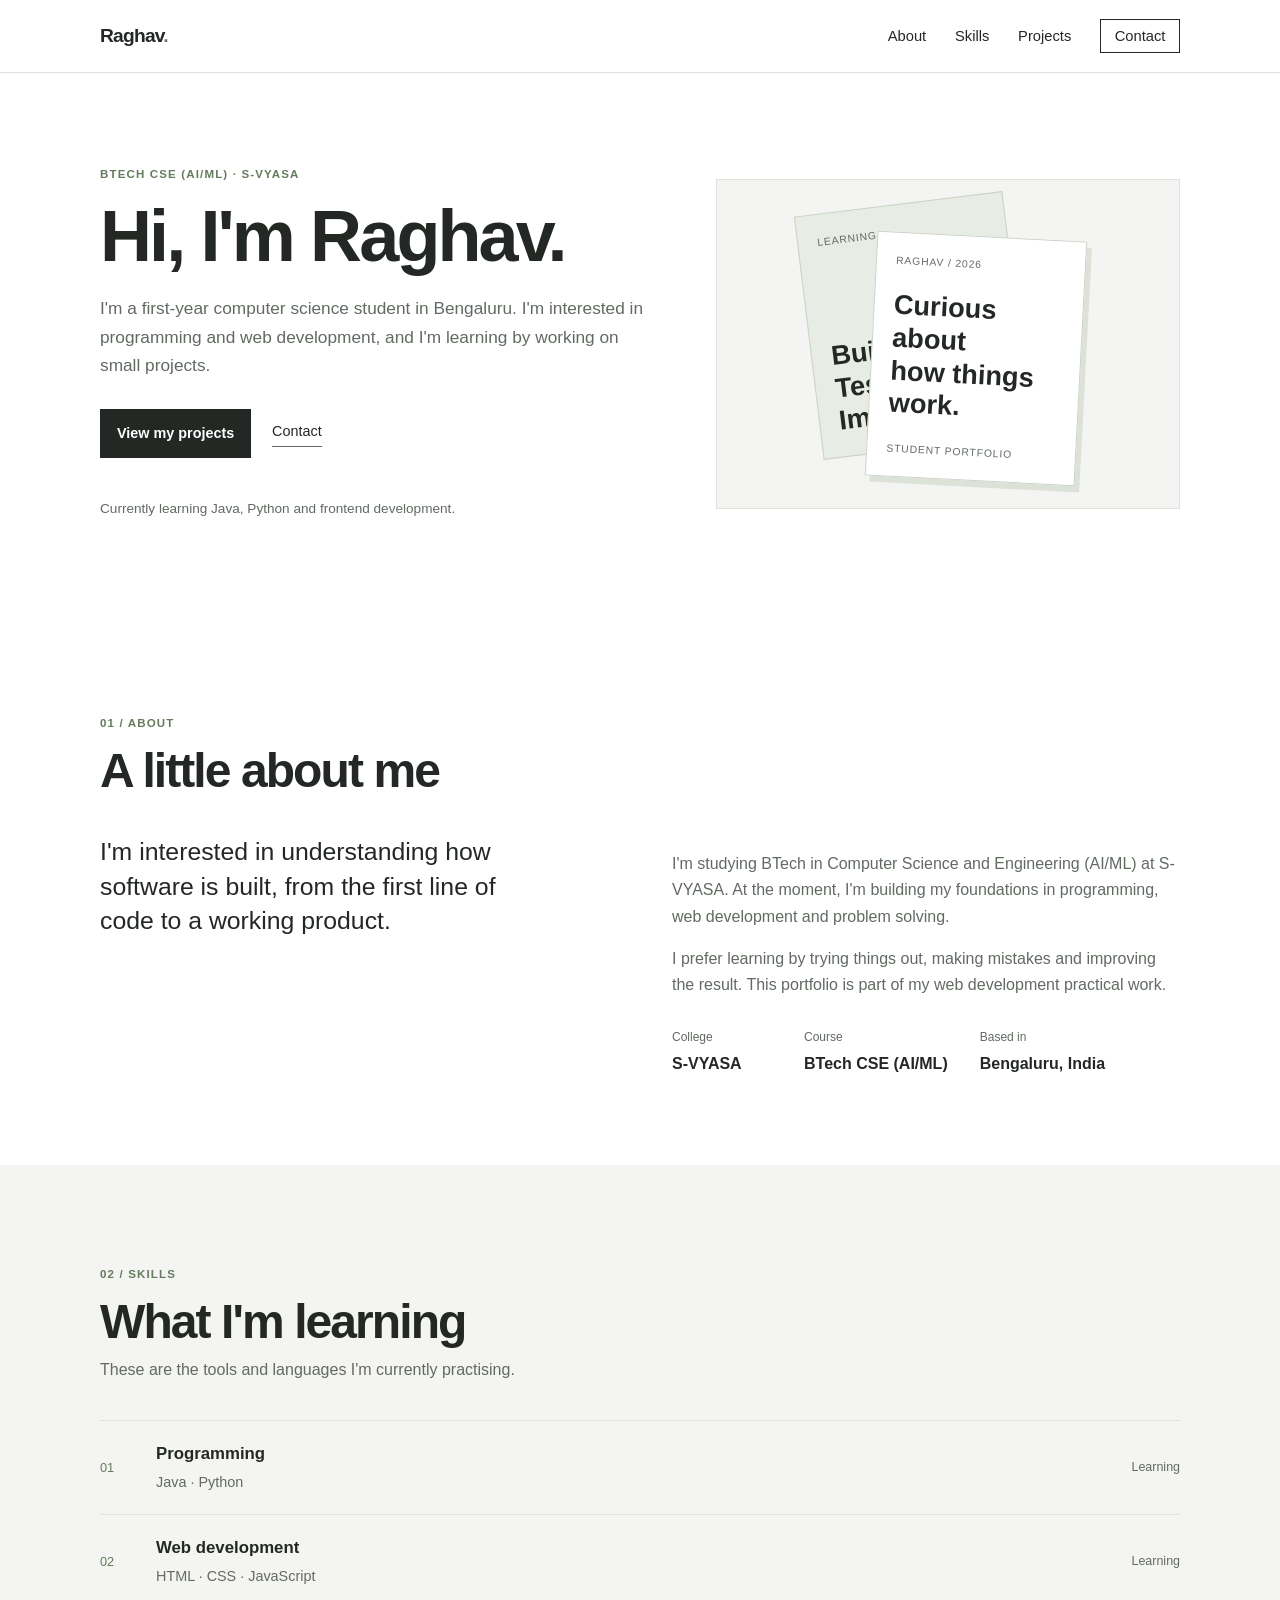
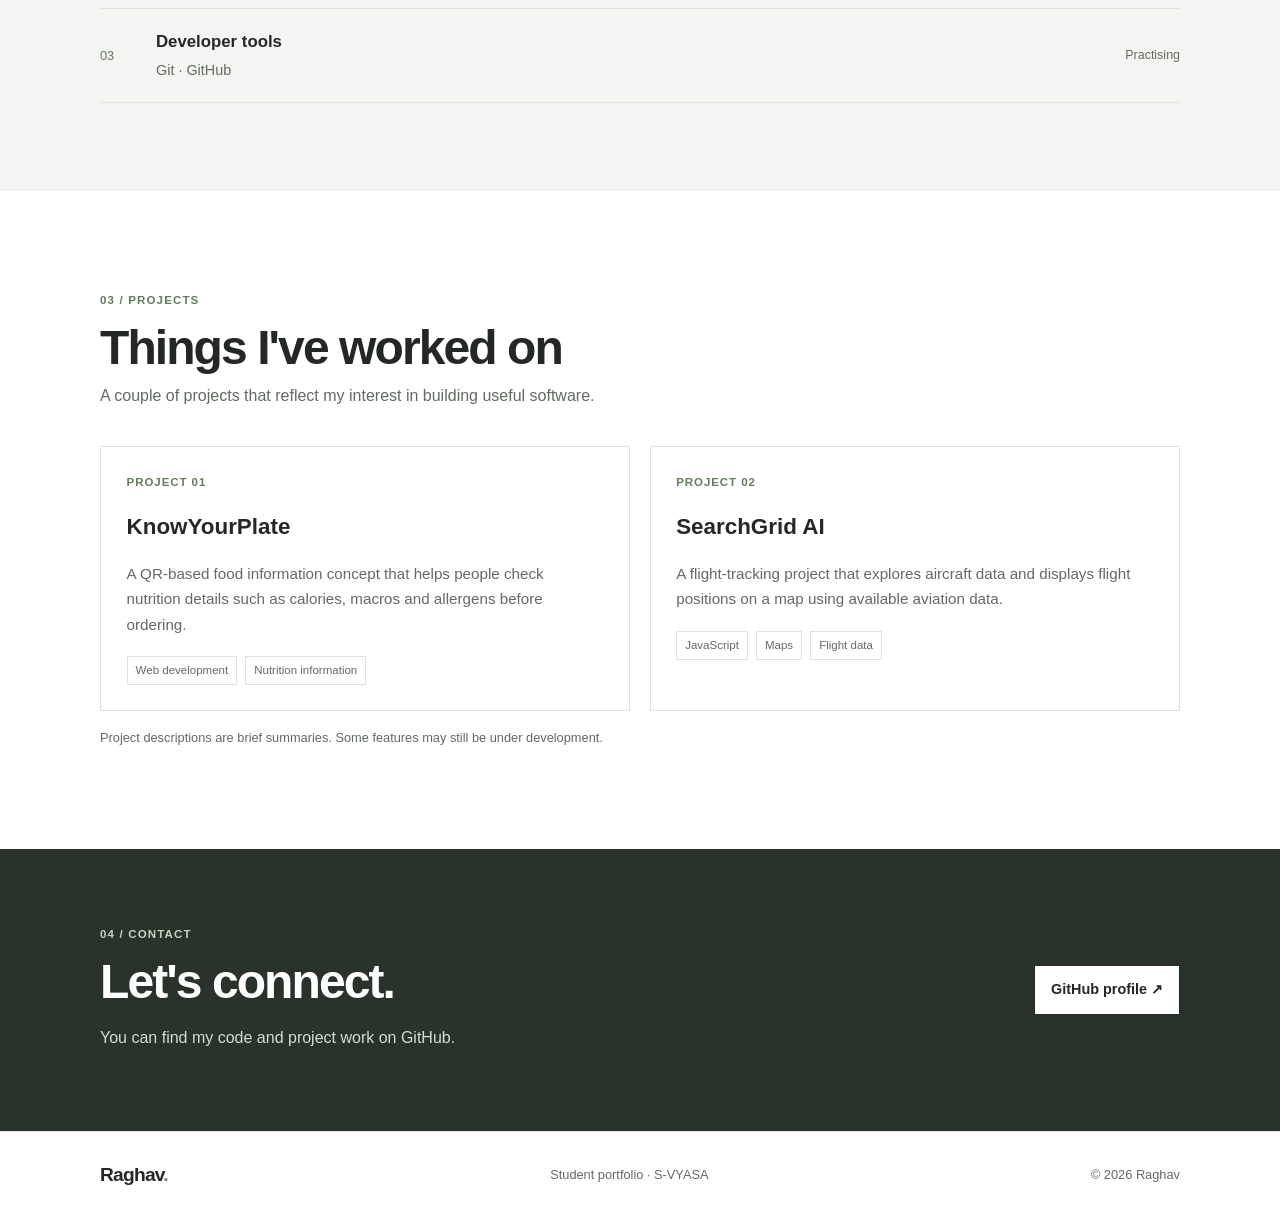
<file: index.html>
<!DOCTYPE html>
<html lang="en">
<head>
  <meta charset="UTF-8">
  <meta name="viewport" content="width=device-width, initial-scale=1.0">
  <meta name="description" content="Raghav's student portfolio — BTech CSE (AI/ML), S-VYASA.">
  <title>Raghav | Student Portfolio</title>
  <link rel="stylesheet" href="style.css">
</head>
<body>
  <a class="skip-link" href="#main">Skip to content</a>
  <header class="site-header">
    <nav class="navbar container" aria-label="Main navigation">
      <a class="brand" href="index.html" aria-label="Raghav home">Raghav<span>.</span></a>
      <button class="menu-toggle" aria-expanded="false" aria-controls="primary-menu" aria-label="Toggle navigation"><span></span><span></span><span></span></button>
      <ul class="nav-links" id="primary-menu">
        <li><a href="#about">About</a></li>
        <li><a href="#skills">Skills</a></li>
        <li><a href="#projects">Projects</a></li>
        <li><a href="#contact" class="nav-cta">Contact</a></li>
      </ul>
    </nav>
  </header>

  <main id="main">
    <section class="hero container">
      <div class="hero-copy">
        <p class="eyebrow">BTECH CSE (AI/ML) · S-VYASA</p>
        <h1>Hi, I'm Raghav.</h1>
        <p class="hero-text">I'm a first-year computer science student in Bengaluru. I'm interested in programming and web development, and I'm learning by working on small projects.</p>
        <div class="hero-actions">
          <a class="button button-dark" href="#projects">View my projects</a>
          <a class="text-link" href="#contact">Contact</a>
        </div>
        <p class="hero-meta">Currently learning Java, Python and frontend development.</p>
      </div>
      <div class="hero-art" aria-label="Simple overlapping cards showing my areas of interest">
        <div class="art-card art-card-back"><span>LEARNING</span><strong>Build.<br>Test.<br>Improve.</strong></div>
        <div class="art-card art-card-front"><span>RAGHAV / 2026</span><strong>Curious about<br>how things work.</strong><small>STUDENT PORTFOLIO</small></div>
      </div>
    </section>

    <section class="section container" id="about">
      <div class="section-heading">
        <p class="eyebrow">01 / ABOUT</p>
        <h2>A little about me</h2>
      </div>
      <div class="about-grid">
        <p class="about-lead">I'm interested in understanding how software is built, from the first line of code to a working product.</p>
        <div class="about-detail">
          <p>I'm studying BTech in Computer Science and Engineering (AI/ML) at S-VYASA. At the moment, I'm building my foundations in programming, web development and problem solving.</p>
          <p>I prefer learning by trying things out, making mistakes and improving the result. This portfolio is part of my web development practical work.</p>
          <dl class="facts">
            <div><dt>College</dt><dd>S-VYASA</dd></div>
            <div><dt>Course</dt><dd>BTech CSE (AI/ML)</dd></div>
            <div><dt>Based in</dt><dd>Bengaluru, India</dd></div>
          </dl>
        </div>
      </div>
    </section>

    <section class="section section-soft" id="skills">
      <div class="container">
        <div class="section-heading">
          <p class="eyebrow">02 / SKILLS</p>
          <h2>What I'm learning</h2>
          <p class="section-subtitle">These are the tools and languages I'm currently practising.</p>
        </div>
        <div class="skill-list">
          <article class="skill-item"><span>01</span><div><h3>Programming</h3><p>Java · Python</p></div><span class="skill-level">Learning</span></article>
          <article class="skill-item"><span>02</span><div><h3>Web development</h3><p>HTML · CSS · JavaScript</p></div><span class="skill-level">Learning</span></article>
          <article class="skill-item"><span>03</span><div><h3>Developer tools</h3><p>Git · GitHub</p></div><span class="skill-level">Practising</span></article>
        </div>
      </div>
    </section>

    <section class="section container" id="projects">
      <div class="section-heading">
        <p class="eyebrow">03 / PROJECTS</p>
        <h2>Things I've worked on</h2>
        <p class="section-subtitle">A couple of projects that reflect my interest in building useful software.</p>
      </div>
      <div class="project-grid">
        <article class="project-card">
          <div class="project-number">PROJECT 01</div>
          <h3>KnowYourPlate</h3>
          <p>A QR-based food information concept that helps people check nutrition details such as calories, macros and allergens before ordering.</p>
          <div class="tag-row"><span>Web development</span><span>Nutrition information</span></div>
        </article>
        <article class="project-card">
          <div class="project-number">PROJECT 02</div>
          <h3>SearchGrid AI</h3>
          <p>A flight-tracking project that explores aircraft data and displays flight positions on a map using available aviation data.</p>
          <div class="tag-row"><span>JavaScript</span><span>Maps</span><span>Flight data</span></div>
        </article>
      </div>
      <p class="project-note">Project descriptions are brief summaries. Some features may still be under development.</p>
    </section>

    <section class="contact-band" id="contact">
      <div class="container contact-inner">
        <div>
          <p class="eyebrow">04 / CONTACT</p>
          <h2>Let's connect.</h2>
          <p>You can find my code and project work on GitHub.</p>
        </div>
        <a class="button button-light" href="https://github.com/mourya-2007" target="_blank" rel="noopener noreferrer">GitHub profile ↗</a>
      </div>
    </section>
  </main>

  <footer class="site-footer">
    <div class="container footer-inner">
      <a class="brand" href="index.html">Raghav<span>.</span></a>
      <p>Student portfolio · S-VYASA</p>
      <p>© 2026 Raghav</p>
    </div>
  </footer>
  <script src="script.js"></script>
</body>
</html>
</file>
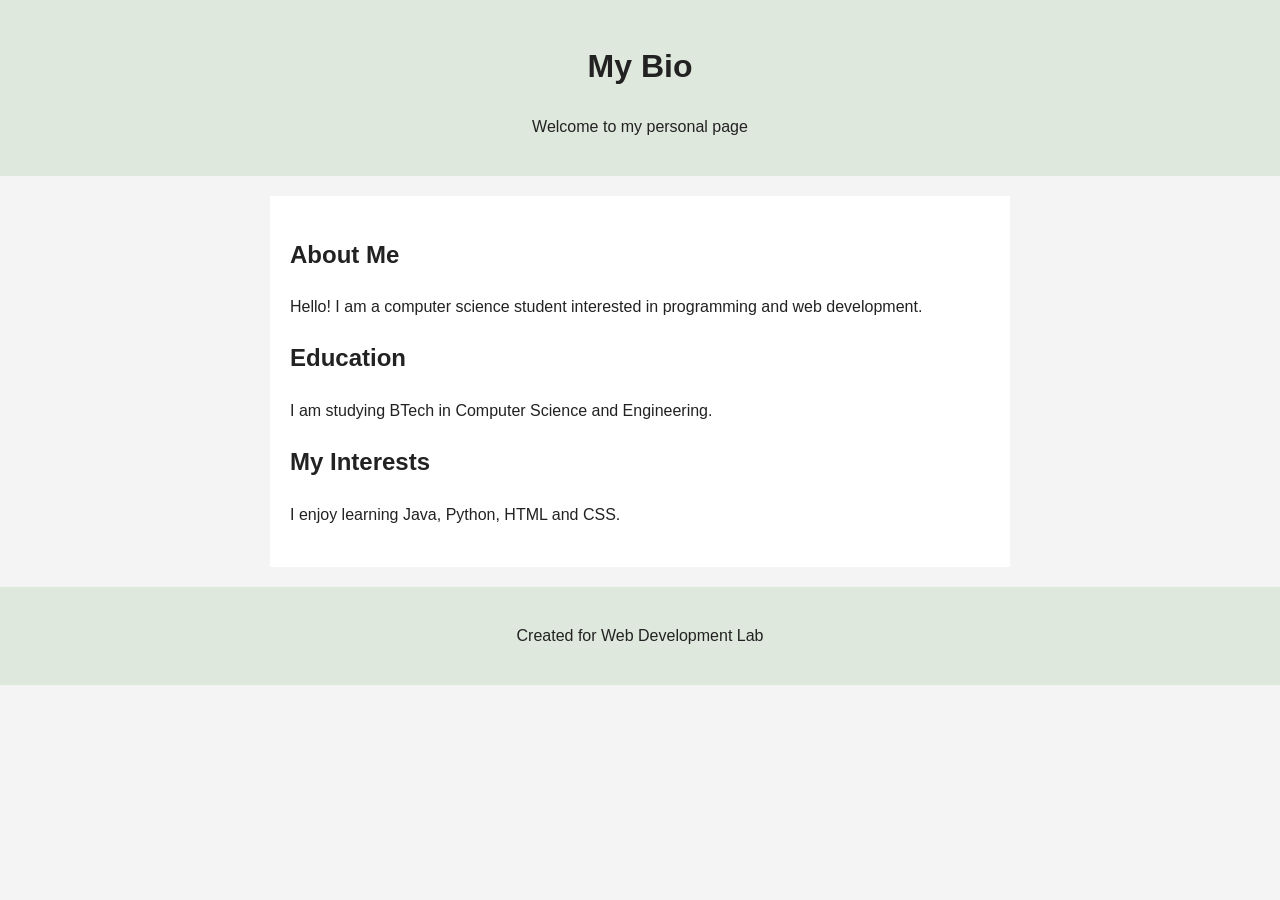
<file: P05/index.html>
<!DOCTYPE html>
<html lang="en">
<head>
  <meta charset="UTF-8">
  <meta name="viewport" content="width=device-width, initial-scale=1.0">
  <title>My Bio</title>
  <link rel="stylesheet" href="style.css">
</head>
<body>
  <header>
    <h1>My Bio</h1>
    <p>Welcome to my personal page</p>
  </header>

  <main>
    <section>
      <h2>About Me</h2>
      <p>Hello! I am a computer science student interested in programming and web development.</p>
    </section>

    <section>
      <h2>Education</h2>
      <p>I am studying BTech in Computer Science and Engineering.</p>
    </section>

    <section>
      <h2>My Interests</h2>
      <p>I enjoy learning Java, Python, HTML and CSS.</p>
    </section>
  </main>

  <footer>
    <p>Created for Web Development Lab</p>
  </footer>
</body>
</html>
</file>
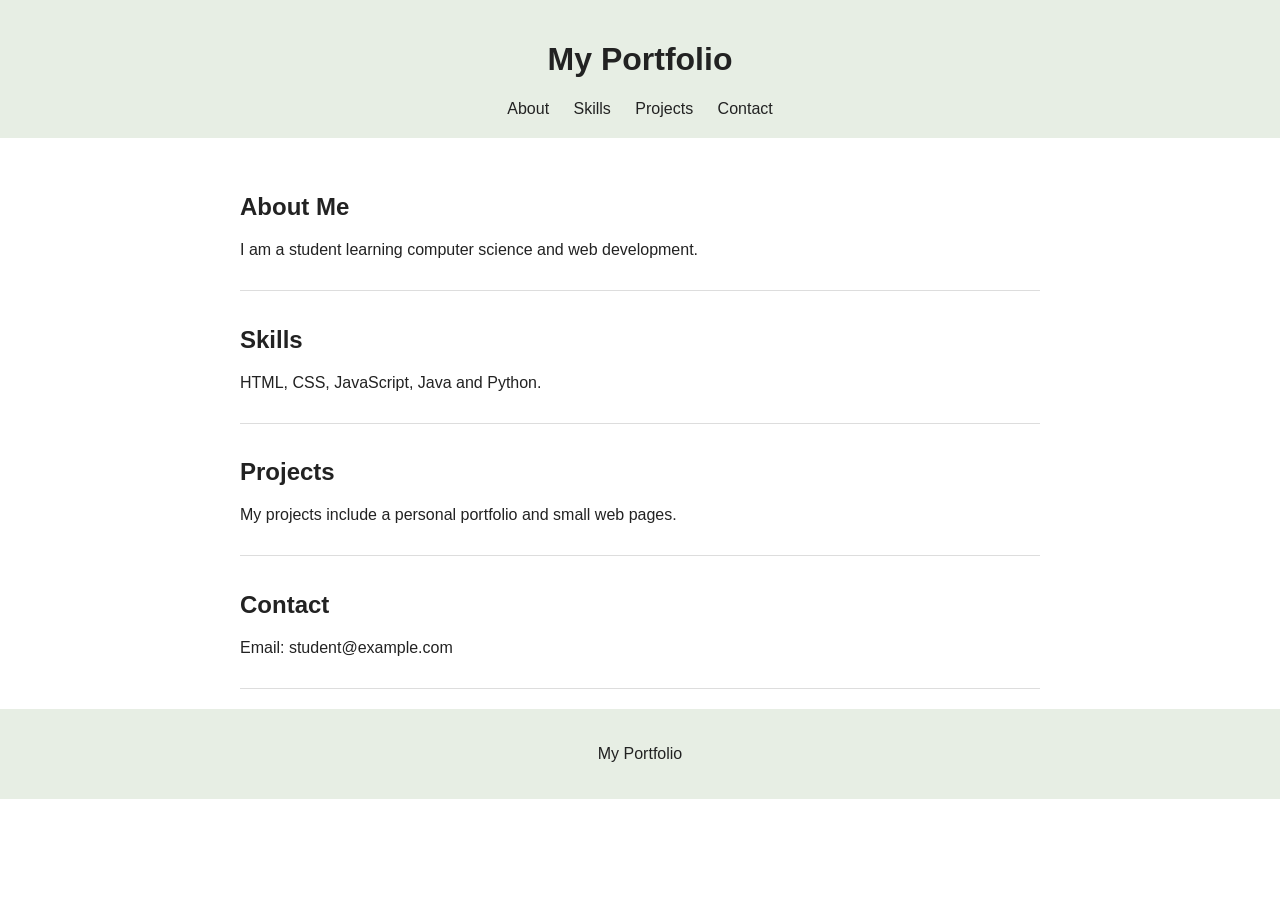
<file: P06/index.html>
<!DOCTYPE html>
<html lang="en">
<head>
  <meta charset="UTF-8">
  <meta name="viewport" content="width=device-width, initial-scale=1.0">
  <title>My Portfolio</title>
  <link rel="stylesheet" href="style.css">
</head>
<body>
  <header>
    <h1>My Portfolio</h1>
    <nav>
      <a href="#about">About</a>
      <a href="#skills">Skills</a>
      <a href="#projects">Projects</a>
      <a href="#contact">Contact</a>
    </nav>
  </header>

  <main>
    <section id="about">
      <h2>About Me</h2>
      <p>I am a student learning computer science and web development.</p>
    </section>
    <section id="skills">
      <h2>Skills</h2>
      <p>HTML, CSS, JavaScript, Java and Python.</p>
    </section>
    <section id="projects">
      <h2>Projects</h2>
      <p>My projects include a personal portfolio and small web pages.</p>
    </section>
    <section id="contact">
      <h2>Contact</h2>
      <p>Email: student@example.com</p>
    </section>
  </main>

  <footer>
    <p>My Portfolio</p>
  </footer>
</body>
</html>
</file>
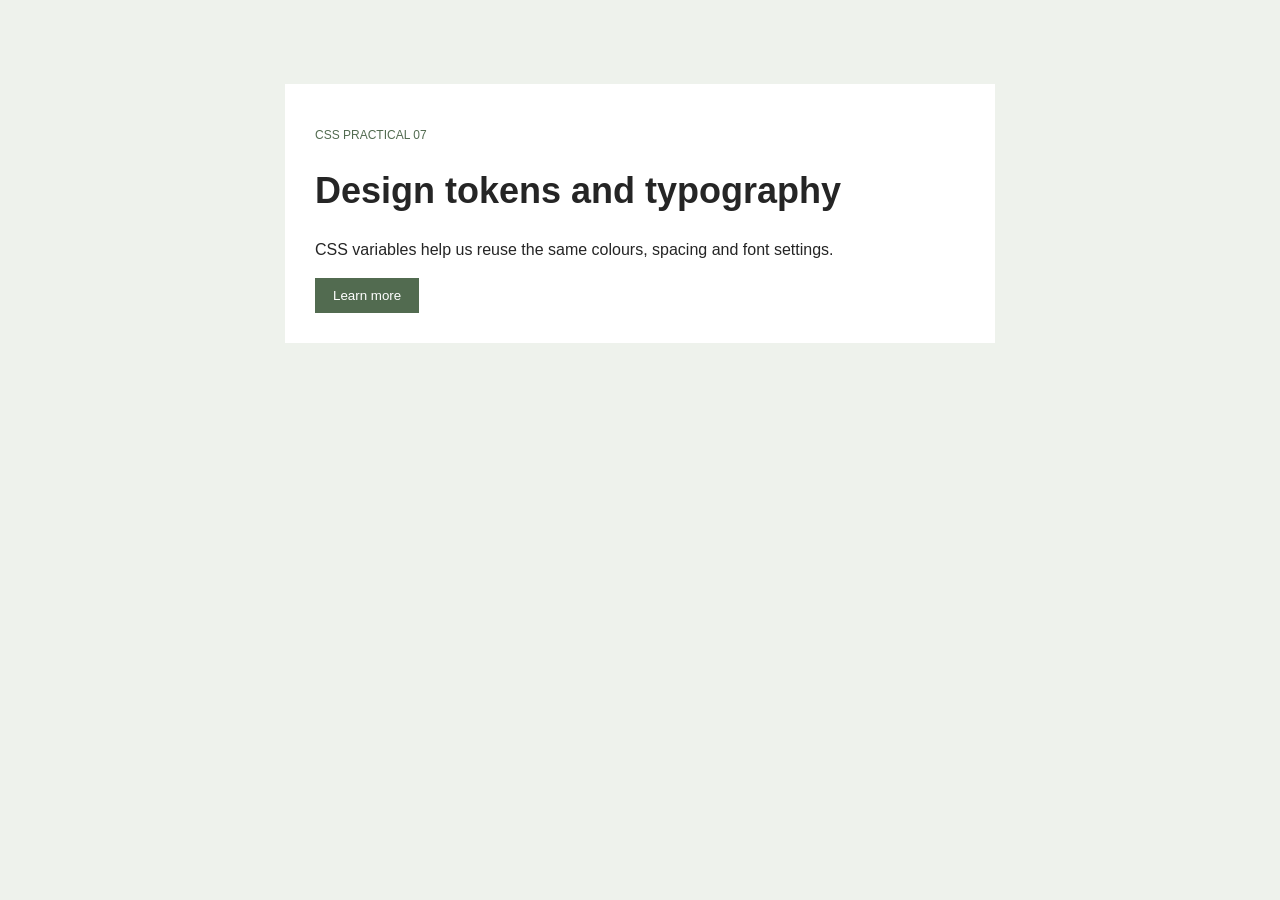
<file: P07/index.html>
<!DOCTYPE html>
<html lang="en">
<head>
  <meta charset="UTF-8">
  <meta name="viewport" content="width=device-width, initial-scale=1.0">
  <title>CSS Design Tokens</title>
  <link rel="stylesheet" href="style.css">
</head>
<body>
  <main>
    <p class="tag">CSS PRACTICAL 07</p>
    <h1>Design tokens and typography</h1>
    <p>CSS variables help us reuse the same colours, spacing and font settings.</p>
    <button>Learn more</button>
  </main>
</body>
</html>
</file>
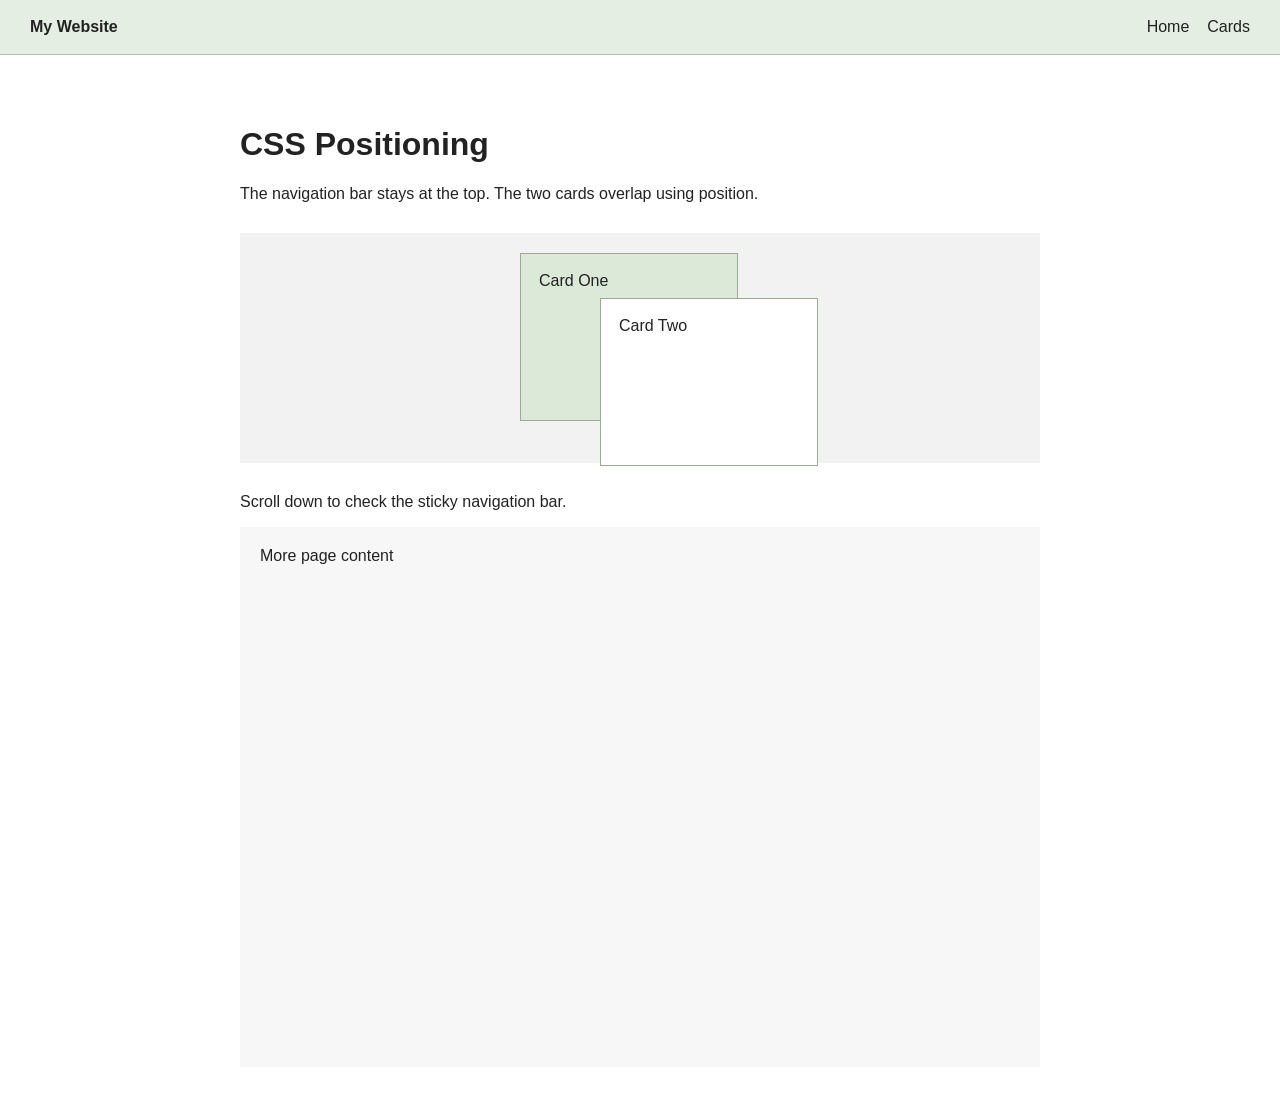
<file: P08/index.html>
<!DOCTYPE html>
<html lang="en">
<head>
  <meta charset="UTF-8">
  <meta name="viewport" content="width=device-width, initial-scale=1.0">
  <title>Sticky Navbar and Card Overlay</title>
  <link rel="stylesheet" href="style.css">
</head>
<body>
  <header class="navbar">
    <strong>My Website</strong>
    <nav><a href="#home">Home</a><a href="#cards">Cards</a></nav>
  </header>
  <main id="home">
    <h1>CSS Positioning</h1>
    <p>The navigation bar stays at the top. The two cards overlap using position.</p>
    <section class="card-area" id="cards">
      <div class="card card-back">Card One</div>
      <div class="card card-front">Card Two</div>
    </section>
    <p>Scroll down to check the sticky navigation bar.</p>
    <div class="extra">More page content</div>
  </main>
</body>
</html>
</file>
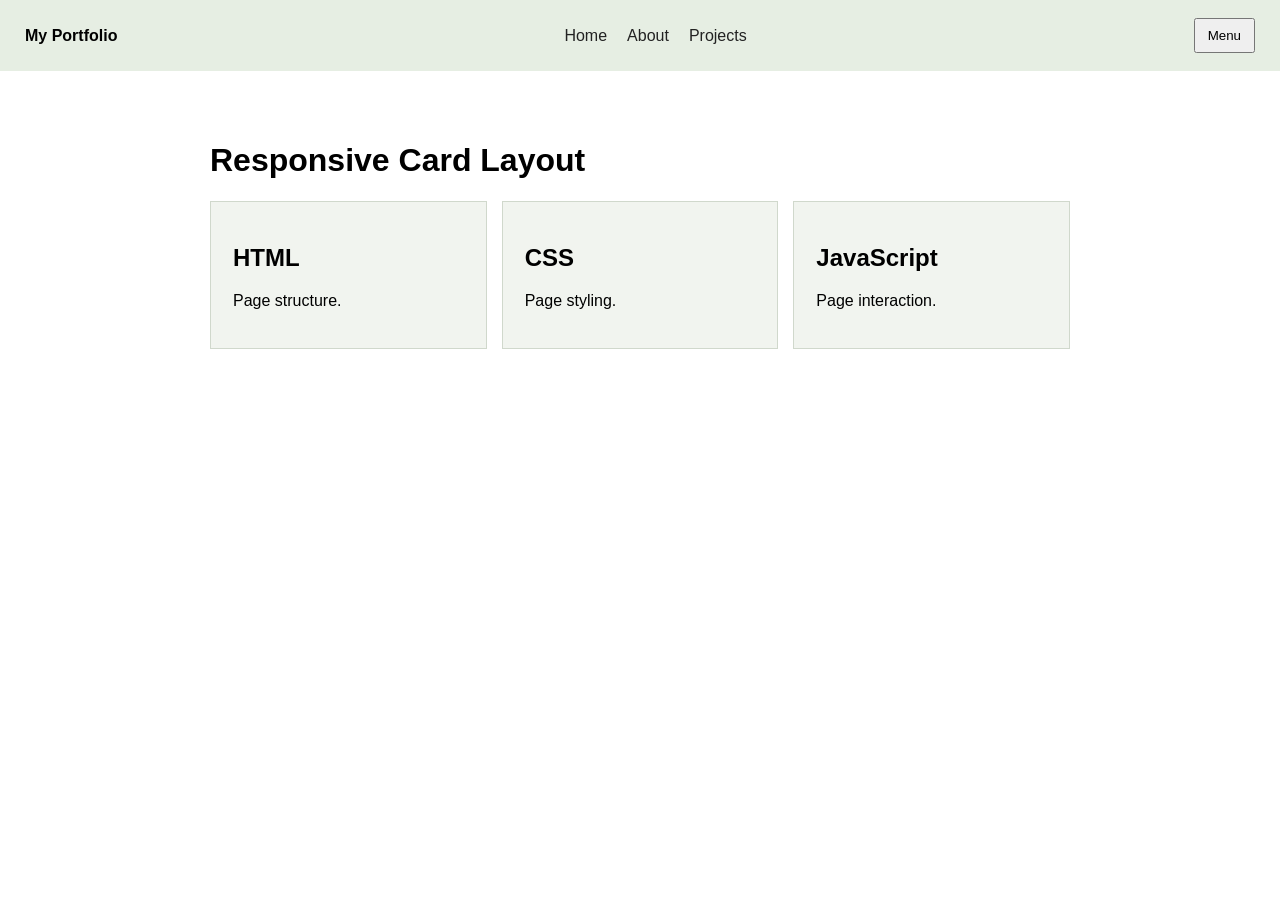
<file: P09/index.html>
<!DOCTYPE html>
<html lang="en">
<head>
  <meta charset="UTF-8">
  <meta name="viewport" content="width=device-width, initial-scale=1.0">
  <title>Responsive Flexbox Layout</title>
  <link rel="stylesheet" href="style.css">
</head>
<body>
  <header class="header">
    <strong>My Portfolio</strong>
    <nav id="menu">
      <a href="#home">Home</a>
      <a href="#about">About</a>
      <a href="#projects">Projects</a>
    </nav>
    <button id="menuButton" aria-expanded="true">Menu</button>
  </header>
  <main id="home">
    <h1>Responsive Card Layout</h1>
    <section class="cards" id="projects">
      <article class="card"><h2>HTML</h2><p>Page structure.</p></article>
      <article class="card"><h2>CSS</h2><p>Page styling.</p></article>
      <article class="card"><h2>JavaScript</h2><p>Page interaction.</p></article>
    </section>
  </main>
  <script src="script.js"></script>
</body>
</html>
</file>
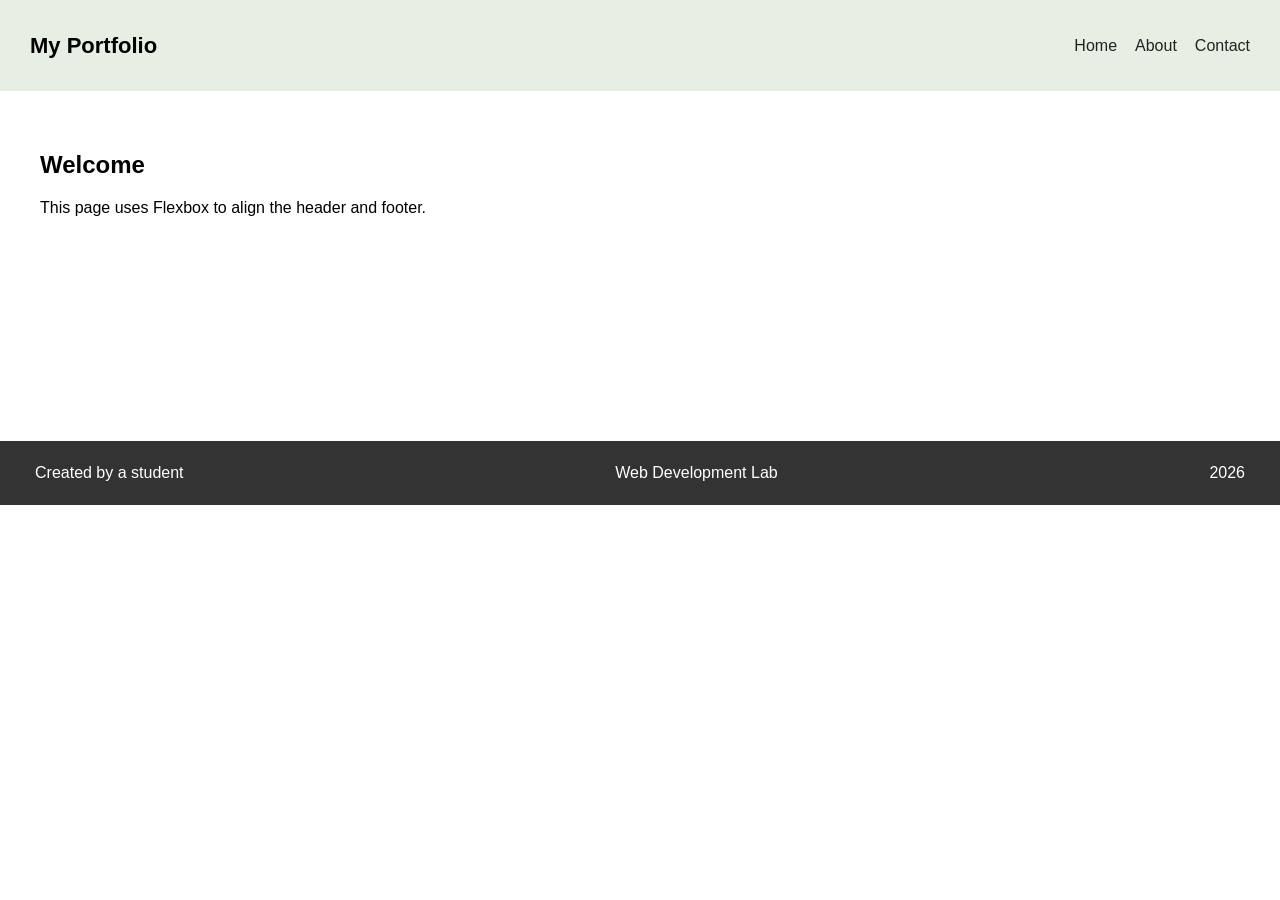
<file: P10/index.html>
<!DOCTYPE html>
<html lang="en">
<head>
  <meta charset="UTF-8">
  <meta name="viewport" content="width=device-width, initial-scale=1.0">
  <title>Flexbox Header and Footer</title>
  <link rel="stylesheet" href="style.css">
</head>
<body>
  <header class="header">
    <h1>My Portfolio</h1>
    <nav><a href="#home">Home</a><a href="#about">About</a><a href="#contact">Contact</a></nav>
  </header>
  <main id="home">
    <h2>Welcome</h2>
    <p>This page uses Flexbox to align the header and footer.</p>
  </main>
  <footer class="footer" id="contact">
    <p>Created by a student</p>
    <p>Web Development Lab</p>
    <p>2026</p>
  </footer>
</body>
</html>
</file>
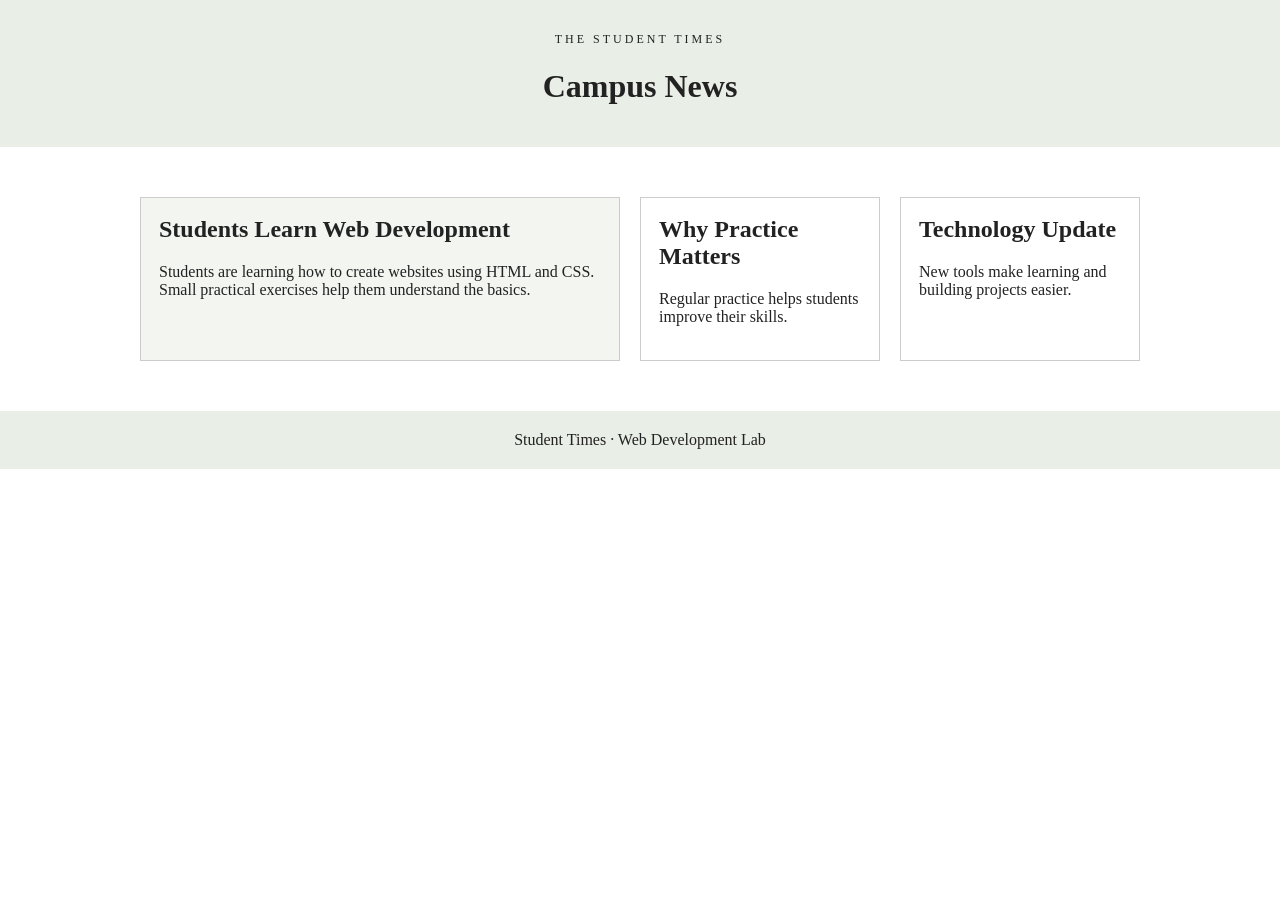
<file: P11/index.html>
<!DOCTYPE html>
<html lang="en">
<head>
  <meta charset="UTF-8">
  <meta name="viewport" content="width=device-width, initial-scale=1.0">
  <title>Student Times — CSS Grid</title>
  <link rel="stylesheet" href="style.css">
</head>
<body>
  <header><p>THE STUDENT TIMES</p><h1>Campus News</h1></header>
  <main class="news-grid">
    <article class="main-story">
      <h2>Students Learn Web Development</h2>
      <p>Students are learning how to create websites using HTML and CSS. Small practical exercises help them understand the basics.</p>
    </article>
    <article>
      <h2>Why Practice Matters</h2>
      <p>Regular practice helps students improve their skills.</p>
    </article>
    <article>
      <h2>Technology Update</h2>
      <p>New tools make learning and building projects easier.</p>
    </article>
  </main>
  <footer>Student Times · Web Development Lab</footer>
</body>
</html>
</file>
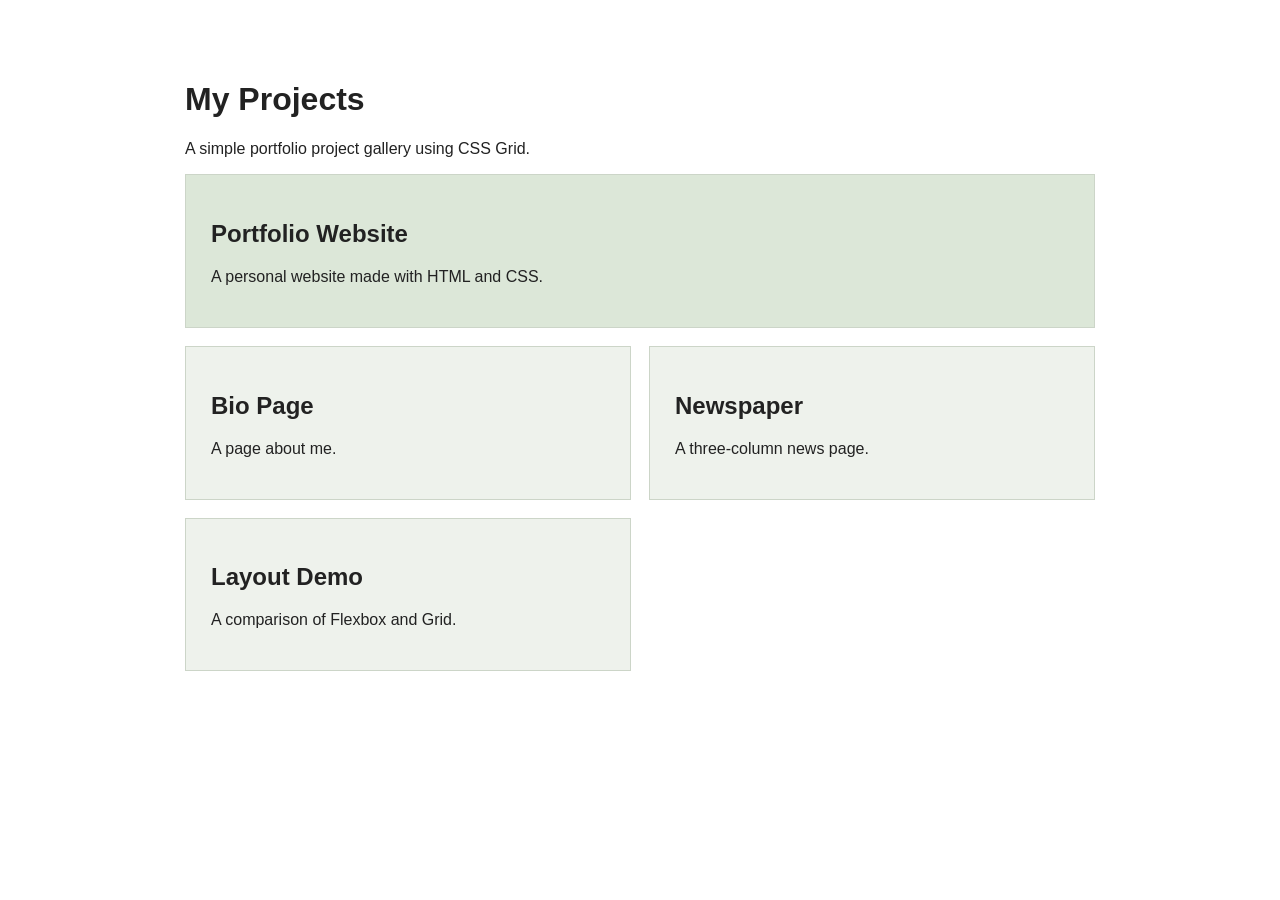
<file: P12/index.html>
<!DOCTYPE html>
<html lang="en">
<head>
  <meta charset="UTF-8">
  <meta name="viewport" content="width=device-width, initial-scale=1.0">
  <title>My Projects — CSS Grid</title>
  <link rel="stylesheet" href="style.css">
</head>
<body>
  <main>
    <h1>My Projects</h1>
    <p>A simple portfolio project gallery using CSS Grid.</p>
    <section class="project-grid">
      <article class="project featured"><h2>Portfolio Website</h2><p>A personal website made with HTML and CSS.</p></article>
      <article class="project"><h2>Bio Page</h2><p>A page about me.</p></article>
      <article class="project"><h2>Newspaper</h2><p>A three-column news page.</p></article>
      <article class="project"><h2>Layout Demo</h2><p>A comparison of Flexbox and Grid.</p></article>
    </section>
  </main>
</body>
</html>
</file>
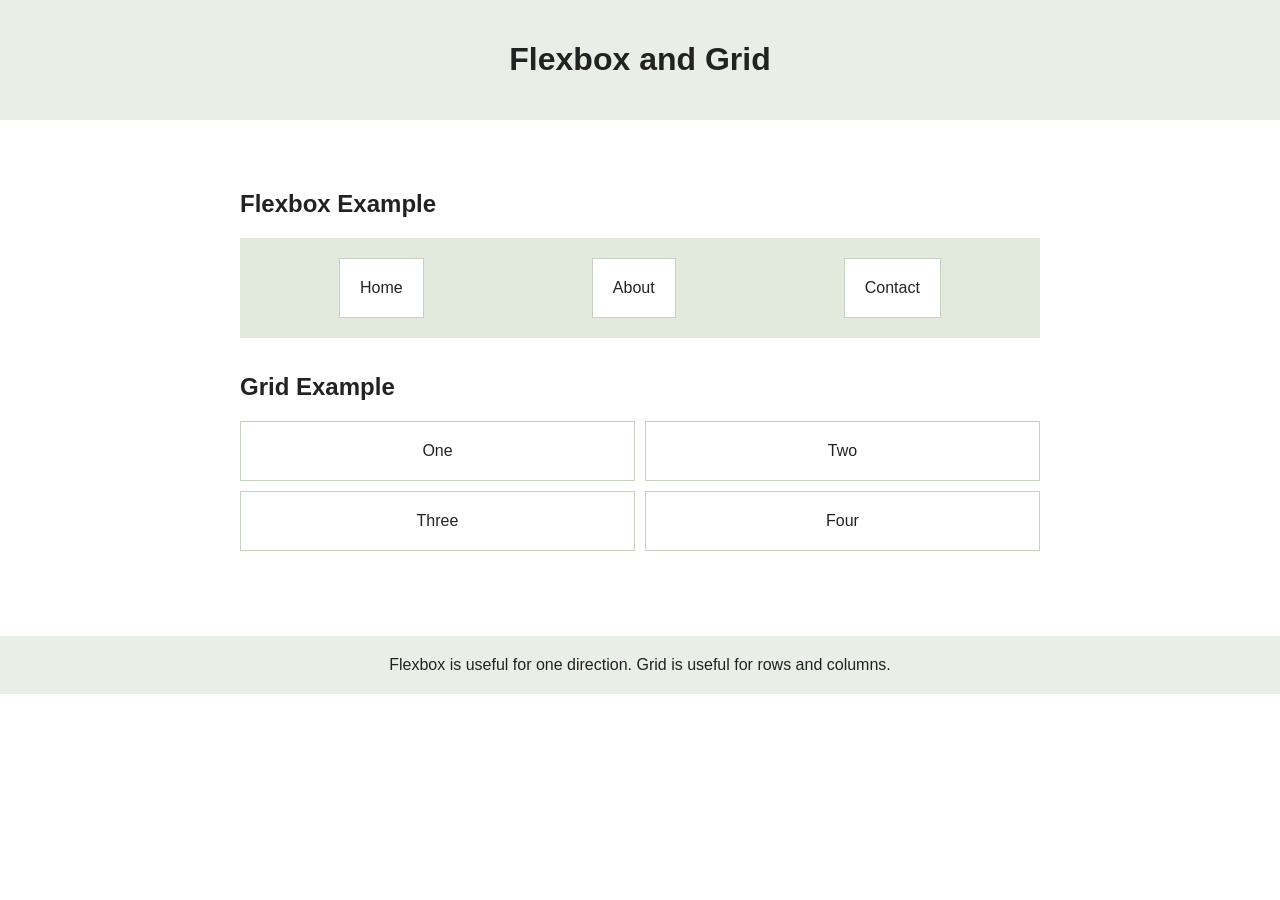
<file: P13/index.html>
<!DOCTYPE html>
<html lang="en">
<head>
  <meta charset="UTF-8">
  <meta name="viewport" content="width=device-width, initial-scale=1.0">
  <title>Flexbox vs Grid</title>
  <link rel="stylesheet" href="style.css">
</head>
<body>
  <header><h1>Flexbox and Grid</h1></header>
  <main>
    <section>
      <h2>Flexbox Example</h2>
      <div class="flex-layout"><div>Home</div><div>About</div><div>Contact</div></div>
    </section>
    <section>
      <h2>Grid Example</h2>
      <div class="grid-layout"><div>One</div><div>Two</div><div>Three</div><div>Four</div></div>
    </section>
  </main>
  <footer>Flexbox is useful for one direction. Grid is useful for rows and columns.</footer>
</body>
</html>
</file>
<file: style.css>
:root {
  --ink: #242824;
  --muted: #626a62;
  --paper: #ffffff;
  --soft: #f4f5f2;
  --line: #dfe3dc;
  --accent: #647b5d;
  --space: clamp(1.25rem, 5vw, 4rem);
  --font: Arial, Helvetica, sans-serif;
}

* { box-sizing: border-box; }
html { scroll-behavior: smooth; scroll-padding-top: 85px; }
body { margin: 0; background: var(--paper); color: var(--ink); font-family: var(--font); line-height: 1.65; }
a { color: inherit; text-decoration: none; }
.container { width: min(1080px, calc(100% - 2 * var(--space))); margin-inline: auto; }
.skip-link { position: absolute; left: -999px; top: 1rem; padding: .7rem; background: white; z-index: 20; }
.skip-link:focus { left: 1rem; }

.site-header { position: sticky; top: 0; z-index: 10; background: rgba(255,255,255,.97); border-bottom: 1px solid var(--line); }
.navbar { min-height: 72px; display: flex; align-items: center; justify-content: space-between; }
.brand { font-size: 1.2rem; font-weight: 700; letter-spacing: -.04em; }
.brand span { color: var(--accent); }
.nav-links { display: flex; align-items: center; gap: 1.8rem; list-style: none; margin: 0; padding: 0; font-size: .92rem; }
.nav-links a:hover, .text-link:hover { color: var(--accent); }
.nav-cta { border: 1px solid var(--ink); padding: .5rem .85rem; }
.menu-toggle { display: none; background: none; border: 0; padding: .5rem; cursor: pointer; }
.menu-toggle span { display: block; width: 22px; height: 2px; margin: 5px; background: var(--ink); }

.hero { min-height: 540px; display: grid; grid-template-columns: 1.1fr .9fr; align-items: center; gap: 3rem; padding-block: 5rem; }
.eyebrow { color: var(--accent); font-size: .72rem; font-weight: 700; letter-spacing: .1em; }
.hero h1, .section h2, .contact-band h2 { line-height: 1.12; letter-spacing: -.04em; }
.hero h1 { margin: .8rem 0; font-size: clamp(2.8rem, 6vw, 4.5rem); }
.hero-text { max-width: 560px; color: var(--muted); font-size: 1.08rem; }
.hero-actions { display: flex; align-items: center; gap: 1.3rem; margin-top: 1.8rem; }
.button { display: inline-block; padding: .75rem 1rem; font-size: .9rem; font-weight: 600; border: 1px solid var(--ink); }
.button-dark { background: var(--ink); color: white; }
.button-light { background: white; color: var(--ink); }
.text-link { border-bottom: 1px solid var(--muted); padding-bottom: 3px; font-size: .9rem; }
.hero-meta { margin-top: 2.5rem; color: var(--muted); font-size: .85rem; }
.hero-art { min-height: 330px; position: relative; display: flex; align-items: center; justify-content: center; background: var(--soft); border: 1px solid var(--line); }
.art-card { width: 210px; height: 245px; padding: 1.2rem; display: flex; flex-direction: column; justify-content: space-between; border: 1px solid #cbd2c7; background: white; }
.art-card span, .art-card small { color: var(--muted); font-size: .65rem; letter-spacing: .08em; }
.art-card strong { font-size: 1.7rem; line-height: 1.2; }
.art-card-back { position: absolute; transform: translate(-35px, -18px) rotate(-7deg); background: #e7ece4; }
.art-card-front { position: relative; transform: translate(28px, 15px) rotate(3deg); box-shadow: 5px 6px 0 #dce2d8; }

.section { padding-block: 5.5rem; }
.section-heading { margin-bottom: 2.3rem; }
.section h2, .contact-band h2 { margin: .4rem 0; font-size: clamp(2rem, 4vw, 3rem); }
.section-subtitle { color: var(--muted); margin-top: .5rem; }
.about-grid { display: grid; grid-template-columns: 1fr 1fr; gap: 4rem; }
.about-lead { max-width: 430px; margin: 0; font-size: 1.55rem; line-height: 1.4; }
.about-detail { max-width: 560px; color: var(--muted); }
.facts { display: flex; flex-wrap: wrap; gap: 2rem; margin: 1.8rem 0 0; }
.facts div { min-width: 100px; }
.facts dt { color: var(--muted); font-size: .75rem; }
.facts dd { margin: .2rem 0 0; color: var(--ink); font-weight: 600; }
.section-soft { background: var(--soft); }
.skill-list { border-top: 1px solid var(--line); }
.skill-item { display: grid; grid-template-columns: 40px 1fr auto; align-items: center; gap: 1rem; padding: 1.2rem 0; border-bottom: 1px solid var(--line); }
.skill-item > span:first-child { color: var(--accent); font-size: .8rem; }
.skill-item h3 { margin: 0; font-size: 1.05rem; }
.skill-item p { margin: .2rem 0 0; color: var(--muted); font-size: .9rem; }
.skill-level { color: var(--muted); font-size: .78rem; }

.project-grid { display: grid; grid-template-columns: repeat(2, minmax(0, 1fr)); gap: 1.2rem; }
.project-card { min-height: 230px; padding: 1.6rem; border: 1px solid var(--line); background: white; }
.project-number { color: var(--accent); font-size: .72rem; font-weight: 700; letter-spacing: .08em; }
.project-card h3 { margin: 1.1rem 0 .5rem; font-size: 1.4rem; }
.project-card p { max-width: 460px; color: var(--muted); font-size: .95rem; }
.tag-row { display: flex; flex-wrap: wrap; gap: .5rem; margin-top: 1.2rem; }
.tag-row span { padding: .25rem .5rem; border: 1px solid var(--line); color: var(--muted); font-size: .72rem; }
.project-note { margin-top: 1rem; color: var(--muted); font-size: .8rem; }

.contact-band { padding-block: 4rem; background: #29332b; color: white; }
.contact-band .eyebrow { color: #c4d2bd; }
.contact-band p:not(.eyebrow) { color: #d5ddd2; }
.contact-inner { display: flex; align-items: center; justify-content: space-between; gap: 2rem; }
.site-footer { border-top: 1px solid var(--line); }
.footer-inner { min-height: 85px; display: flex; align-items: center; justify-content: space-between; gap: 1rem; }
.footer-inner p { color: var(--muted); font-size: .8rem; }

@media (max-width: 760px) {
  .hero { grid-template-columns: 1fr; gap: 2rem; padding-block: 3.5rem; }
  .hero-art { min-height: 290px; }
  .menu-toggle { display: block; }
  .nav-links { display: none; position: absolute; top: 72px; left: 0; right: 0; padding: 1rem var(--space) 1.4rem; flex-direction: column; align-items: flex-start; gap: 1rem; background: white; border-bottom: 1px solid var(--line); }
  .nav-links.open { display: flex; }
  .about-grid { grid-template-columns: 1fr; gap: 1.5rem; }
  .section { padding-block: 4rem; }
  .project-grid { grid-template-columns: 1fr; }
  .contact-inner { align-items: flex-start; flex-direction: column; }
  .footer-inner { padding-block: 1rem; flex-wrap: wrap; }
  .footer-inner p { margin: 0; }
}
@media (prefers-reduced-motion: reduce) { html { scroll-behavior: auto; } }
</file>
<file: P05/style.css>
body {
  margin: 0;
  font-family: Arial, sans-serif;
  line-height: 1.6;
  background: #f4f4f4;
  color: #222;
}
header, footer {
  text-align: center;
  padding: 20px;
  background: #dfe8dc;
}
main {
  max-width: 700px;
  margin: 20px auto;
  padding: 20px;
  background: white;
}
section {
  margin-bottom: 20px;
}
</file>
<file: P06/style.css>
body {
  margin: 0;
  font-family: Arial, sans-serif;
  color: #222;
}
header, footer {
  background: #e7eee4;
  padding: 20px;
  text-align: center;
}
nav a {
  margin: 0 10px;
  color: #222;
  text-decoration: none;
}
main {
  max-width: 800px;
  margin: auto;
  padding: 20px;
}
section {
  padding: 15px 0;
  border-bottom: 1px solid #ddd;
}
</file>
<file: P07/style.css>
:root {
  --main-color: #526b50;
  --light-color: #eef2ec;
  --text-color: #252525;
  --page-gap: 24px;
  --font-main: Arial, sans-serif;
}
body {
  margin: 0;
  padding: var(--page-gap);
  font-family: var(--font-main);
  color: var(--text-color);
  background: var(--light-color);
}
main {
  max-width: 650px;
  margin: 60px auto;
  padding: 30px;
  background: white;
}
.tag { color: var(--main-color); font-size: 12px; }
h1 { font-size: 36px; line-height: 1.2; }
p { font-size: 16px; line-height: 1.6; }
button {
  padding: 10px 18px;
  color: white;
  background: var(--main-color);
  border: 0;
}
</file>
<file: P08/style.css>
body { margin: 0; font-family: Arial, sans-serif; color: #222; }
.navbar {
  position: sticky;
  top: 0;
  display: flex;
  justify-content: space-between;
  padding: 18px 30px;
  background: #e5eee2;
  border-bottom: 1px solid #bbb;
}
nav { display: flex; gap: 18px; }
a { color: #222; text-decoration: none; }
main { max-width: 800px; margin: 30px auto; padding: 20px; }
.card-area {
  position: relative;
  height: 230px;
  margin: 30px 0;
  background: #f2f2f2;
}
.card {
  position: absolute;
  width: 180px;
  height: 130px;
  padding: 18px;
  background: #dce8d8;
  border: 1px solid #9aaa95;
}
.card-back { top: 20px; left: 35%; }
.card-front { top: 65px; left: 45%; z-index: 2; background: white; }
.extra { height: 500px; padding: 20px; background: #f7f7f7; }
</file>
<file: P09/style.css>
* { box-sizing: border-box; }
body { margin: 0; font-family: Arial, sans-serif; }
.header {
  display: flex;
  justify-content: space-between;
  align-items: center;
  padding: 18px 25px;
  background: #e6eee3;
}
nav { display: flex; gap: 20px; }
nav.hide { display: none; }
nav a { color: #222; text-decoration: none; }
button { padding: 8px 12px; }
main { max-width: 900px; margin: 30px auto; padding: 20px; }
.cards { display: flex; flex-wrap: wrap; gap: 15px; }
.card {
  flex: 1 1 220px;
  padding: 22px;
  background: #f1f4ef;
  border: 1px solid #d0d8cc;
}
@media (max-width: 600px) {
  .header { flex-wrap: wrap; gap: 12px; }
  nav { width: 100%; flex-direction: column; gap: 8px; }
  .cards { flex-direction: column; }
}
</file>
<file: P10/style.css>
* { box-sizing: border-box; }
body { margin: 0; font-family: Arial, sans-serif; }
.header, .footer {
  display: flex;
  align-items: center;
  justify-content: space-between;
  gap: 20px;
  padding: 18px 30px;
  background: #e7eee4;
}
.header h1 { font-size: 22px; }
nav { display: flex; gap: 18px; }
nav a { color: #222; text-decoration: none; }
main { min-height: 350px; padding: 40px; }
.footer { flex-wrap: wrap; background: #333; color: white; }
.footer p { margin: 5px; }
@media (max-width: 600px) {
  .header, .footer { flex-direction: column; align-items: flex-start; }
  nav { flex-wrap: wrap; }
}
</file>
<file: P11/style.css>
body { margin: 0; font-family: Georgia, serif; color: #222; }
header, footer { padding: 20px; text-align: center; background: #e9eee6; }
header p { letter-spacing: 3px; font-size: 12px; }
.news-grid {
  display: grid;
  grid-template-columns: 2fr 1fr 1fr;
  gap: 20px;
  max-width: 1000px;
  margin: 30px auto;
  padding: 20px;
}
.news-grid article { padding: 18px; border: 1px solid #ccc; }
.main-story { background: #f3f5f1; }
h2 { margin-top: 0; }
@media (max-width: 700px) {
  .news-grid { grid-template-columns: 1fr; }
}
</file>
<file: P12/style.css>
* { box-sizing: border-box; }
body { margin: 0; font-family: Arial, sans-serif; color: #222; }
main { max-width: 950px; margin: 40px auto; padding: 20px; }
.project-grid {
  display: grid;
  grid-template-columns: repeat(2, minmax(0, 1fr));
  gap: 18px;
}
.project {
  padding: 25px;
  min-height: 150px;
  background: #eef2ec;
  border: 1px solid #ccd5c8;
}
.featured { grid-column: span 2; background: #dce7d8; }
@media (max-width: 600px) {
  .project-grid { grid-template-columns: 1fr; }
  .featured { grid-column: span 1; }
}
</file>
<file: P13/style.css>
body { margin: 0; font-family: Arial, sans-serif; color: #222; }
header, footer { padding: 20px; text-align: center; background: #e9eee6; }
main { max-width: 800px; margin: 30px auto; padding: 20px; }
section { margin-bottom: 35px; }
.flex-layout {
  display: flex;
  justify-content: space-around;
  gap: 10px;
  padding: 20px;
  background: #e1eadc;
}
.grid-layout {
  display: grid;
  grid-template-columns: repeat(2, 1fr);
  gap: 10px;
}
.flex-layout div, .grid-layout div {
  padding: 20px;
  text-align: center;
  background: white;
  border: 1px solid #c8d2c3;
}
@media (max-width: 550px) {
  .flex-layout { flex-direction: column; }
  .grid-layout { grid-template-columns: 1fr; }
}
</file>
